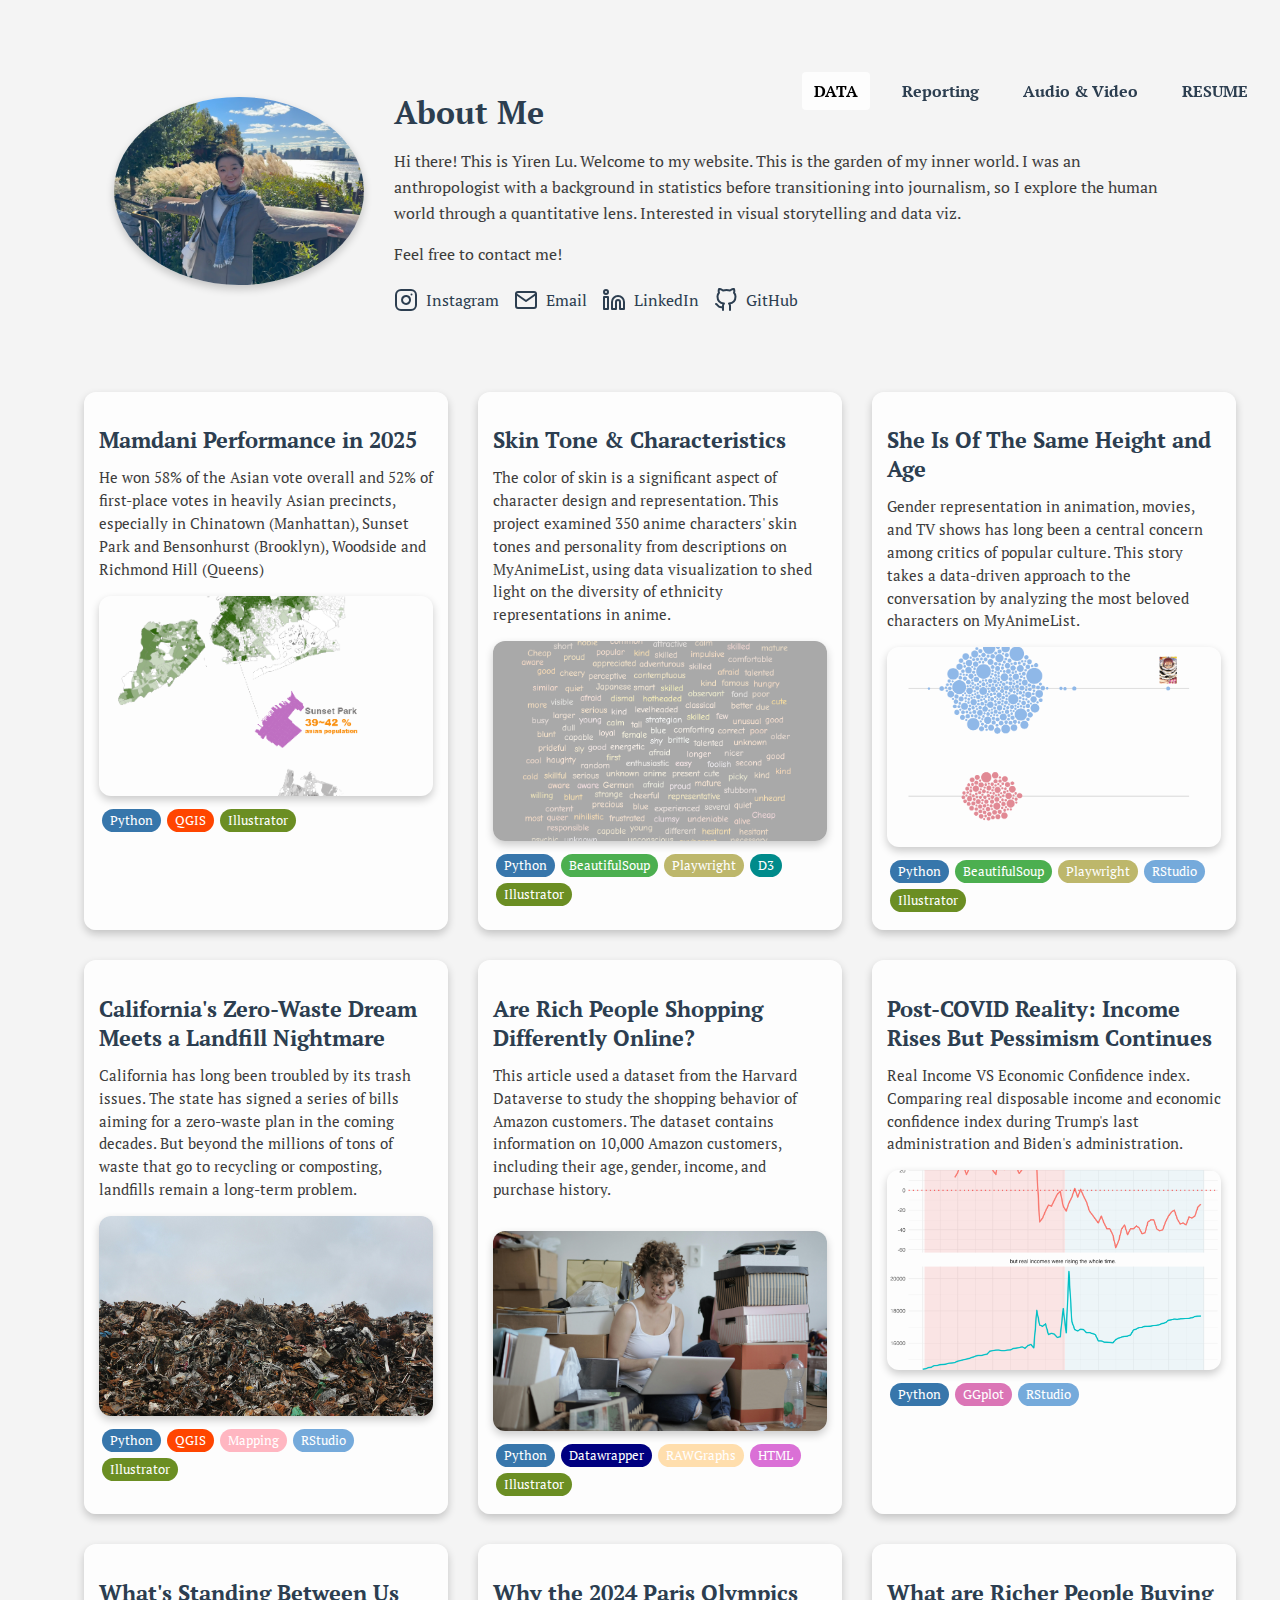
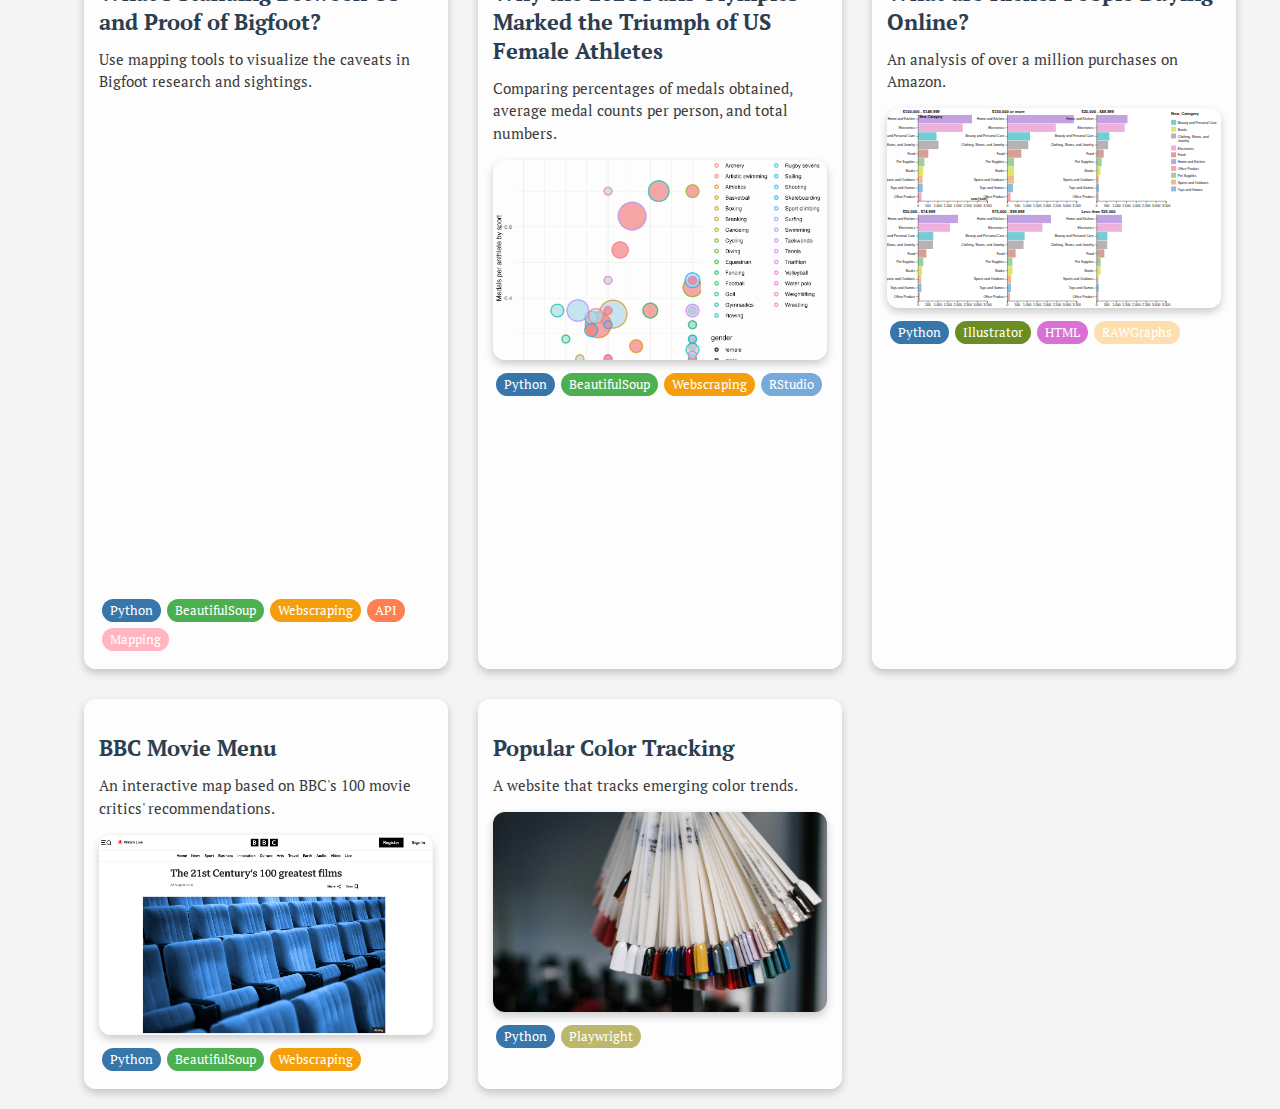
<file: index.html>
<!DOCTYPE html>
<html lang="en">
<head>
    <meta charset="UTF-8">
    <meta name="viewport" content="width=device-width, initial-scale=1.0">
    <title>Yiren Lu - Portfolio</title>
    <link href="https://fonts.googleapis.com/css2?family=PT+Serif:wght@400;600&display=swap" rel="stylesheet">
    <style>
/* New header styles */
        .name-header {
            position: fixed;
            top: 0;
            left: 0;
            width: 100%;
            background-color: none;
            padding: 15px 0;
            text-align: center;
            z-index: 999;
        }
        
        .name-header h1 {
            margin: 0;
            font-size: 3rem;
            color: #2c3e50;
            font-weight: 600;
            letter-spacing: 2px;
        }
        
        /* Adjust topNav position to account for new header */
        #topNav {
            position: fixed;
            top: 60px; /* Increased to account for name header */
            right: 0;
            padding: 20px;
            z-index: 1000;
        }
        
        .main-nav ul {
            list-style: none;
            margin: 0;
            padding: 0;
            display: flex;
            gap: 20px;
        }
        
        .main-nav li {
            margin: 0;
        }
        
        .main-nav a {
            text-decoration: none;
            color: #2c3e50;
            font-weight: 600;
            padding: 8px 12px;
            border-radius: 4px;
            transition: background-color 0.3s ease, color 0.3s ease;
        }
        
        .main-nav a:hover {
            background-color: #2c3e50;
            color: white;
        }
        
        /* Adjust container to account for fixed nav and header */
        .container {
            margin-top: 140px; /* Increased to account for both header and nav */
        }

        
        .active-link a {
            background-color: rgba(255, 255, 255, 0.8);
            color: black;
        }
        

        /* Keep all your existing styles below exactly as they are */
        body {
            font-family: 'PT Serif', serif;
            margin: 0;
            padding: 0;
            background-color: #f4f4f4;
        }

        /* Profile Section Styles */
        .container {
            width: 90%;
            max-width: 1200px;
            margin: 0 auto;
            padding: 20px;
        }

        body {
            font-family: 'PT Serif', serif;
            margin: 0;
            padding: 0;
            background-color: #f4f4f4;
        }

        .profile {
            display: flex;
            align-items: center;
            background-color: none;
            padding: 50px;
            border-radius: 12px;
            margin-bottom: 30px;
        }

        .profile-image {
            max-width: 250px;
            border-radius: 50%;
            margin-right: 30px;
            box-shadow: 0 4px 8px rgba(0, 0, 0, 0.2);
        }

        .profile-content h1 {
            color: #2c3e50;
            margin-bottom: 15px;
            font-weight: 800;
        }

        .profile-content p {
            color: #3d3d3d;
            line-height: 1.6;
            margin-bottom: 15px;
        }

        /* Social Links Styles */
        .social-links {
            display: flex;
            gap: 15px;
            margin-top: 20px;
        }

        .social-links a {
            display: flex;
            align-items: center;
            text-decoration: none;
            color: #2c3e50;
            transition: transform 0.3s ease;
        }

        .social-links a:hover {
            transform: scale(1.1);
        }

        .social-links svg {
            margin-right: 8px;
        }

        /* Project Grid Styles */
        .leftcolumn {
            display: grid;
            grid-template-columns: repeat(3, minmax(0, 1fr));
            gap: 30px;
            width: 100%;
            padding: 0 20px;
        }

        .card {
            background-color: rgba(255, 255, 255, 0.8);
            padding: 15px;
            border-radius: 12px;
            box-shadow: 0 4px 8px rgba(0, 0, 0, 0.2);
            transition: transform 0.3s ease;
        }

        .card:hover {
            transform: scale(1.03);
        }

        .card h2 {
            color: #2c3e50;
            margin-bottom: 12px;
            font-weight: 600;
            font-size: 1.4rem;
            position: relative;
            display: inline-block;
            transition: transform 0.2s ease;
        }

        .card h2 a {
            text-decoration: none;
            color: #2c3e50;
        }

        .card h2:after {
            content: '';
            position: absolute;
            width: 0;
            height: 2px;
            bottom: -4px;
            left: 0;
            background-color: #3498db;
            transition: width 0.3s ease;
        }

        .card h2:hover:after {
            width: 100%;
        }

        .card p {
            color: #3d3d3d;
            line-height: 1.5;
            margin: 0;
            padding-bottom: 1em;
            font-size: 0.95rem;
        }

        .image-container {
            width: 100%;
            height: 200px;
            object-fit: cover;
            border-radius: 12px;
            transition: transform 0.3s ease, box-shadow 0.3s ease;
            box-shadow: 0 4px 8px rgba(0, 0, 0, 0.2);
            display: block;
        }

        .image-container:hover {
            transform: scale(1.05);
            box-shadow: 0 4px 8px rgba(0, 0, 0, 0.3);
        }

        .project-tags {
            display: flex;
            flex-wrap: wrap;
            margin-top: 10px;
        }

        .tag {
            display: inline-block;
            font-size: 0.8rem;
            font-weight: 500;
            padding: 3px 8px;
            border-radius: 999px;
            margin: 3px;
            text-transform: capitalize;
            white-space: nowrap;
            color: white;
        }

        .tag[data-skill="Python"] { background-color: #3776AB; }
        .tag[data-skill="RStudio"] { background-color: #75AADB; }
        .tag[data-skill="GGplot"] { background-color: #db75b6; }
        .tag[data-skill="Webscraping"] { background-color: #F59E0B; }
        .tag[data-skill="BeautifulSoup"] { background-color: #4CAF50; }
        .tag[data-skill="Playwright"] { background-color: darkkhaki; }
        .tag[data-skill="API"] { background-color: coral; }
        .tag[data-skill="Mapping"] { background-color: lightpink; }
        .tag[data-skill="HTML"] { background-color: orchid; }
        .tag[data-skill="RAWGraphs"] { background-color: navajowhite; }
        .tag[data-skill="DataWrapper"] { background-color: navy; }
        .tag[data-skill="Illustrator"] { background-color: olivedrab; }
        .tag[data-skill="QGIS"] { background-color: orangered; }
        .tag[data-skill="D3"] { background-color: darkcyan; }

        /* Responsive Breakpoints */
        @media screen and (max-width: 1200px) {
            .leftcolumn {
                grid-template-columns: 1fr 1fr;
            }
            .profile {
                flex-direction: column;
                text-align: center;
            }
            .profile-image {
                margin-right: 0;
                margin-bottom: 20px;
            }
        }

        @media screen and (max-width: 800px) {
            .leftcolumn {
                grid-template-columns: 1fr;
                padding: 0 15px;
            }
        }
    </style>
</head>
<body>

    <div id="topNav" data-content-field="navigation">
        <nav class="main-nav">
            <ul>
                <li class="page-collection active-link">
                    <a href="https://yiren54610.github.io/MVP/">DATA</a>
                </li>
                <li class="page-collection">
                    <a href="reporting.html">Reporting</a>
                </li>
                <li class="page-collection">  
                    <a href="media.html">Audio & Video</a>
                </li>
                <li class="page-collection">            
                    <a href="Data-Lu,Yiren.pdf" download>RESUME</a>
                </li>
            </ul>
        </nav>
    </div>


    <div class="container">
        <section class="profile">
            <img src="pictures/Profile.jpg" alt="Yiren Lu - Profile Picture" class="profile-image" loading="lazy">
            <div class="profile-content">
                <h1>About Me</h1>
                <p>Hi there! This is Yiren Lu. Welcome to my website. This is the garden of my inner world. I was an anthropologist with a background in statistics before transitioning into journalism, so I explore the human world through a quantitative lens. Interested in visual storytelling and data viz.</p>
                <p>Feel free to contact me!</p>
                <div class="social-links">
                    <a href="https://www.instagram.com/lindadada666/" target="_blank" rel="noopener noreferrer">
                        <svg xmlns="http://www.w3.org/2000/svg" width="24" height="24" viewBox="0 0 24 24" fill="none" stroke="currentColor" stroke-width="2" stroke-linecap="round" stroke-linejoin="round">
                            <rect x="2" y="2" width="20" height="20" rx="5" ry="5"></rect>
                            <path d="M16 11.37A4 4 0 1 1 12.63 8 4 4 0 0 1 16 11.37z"></path>
                            <line x1="17.5" y1="6.5" x2="17.51" y2="6.5"></line>
                        </svg>
                        Instagram
                    </a>
                    <a href="mailto:yl5732@columbia.edu">
                        <svg xmlns="http://www.w3.org/2000/svg" width="24" height="24" viewBox="0 0 24 24" fill="none" stroke="currentColor" stroke-width="2" stroke-linecap="round" stroke-linejoin="round">
                            <path d="M4 4h16c1.1 0 2 .9 2 2v12c0 1.1-.9 2-2 2H4c-1.1 0-2-.9-2-2V6c0-1.1.9-2 2-2z"></path>
                            <polyline points="22,6 12,13 2,6"></polyline>
                        </svg>
                        Email
                    </a>
                    <a href="https://www.linkedin.com/in/yiren-lu-777295237/" target="_blank" rel="noopener noreferrer">
                        <svg xmlns="http://www.w3.org/2000/svg" width="24" height="24" viewBox="0 0 24 24" fill="none" stroke="currentColor" stroke-width="2" stroke-linecap="round" stroke-linejoin="round">
                            <path d="M16 8a6 6 0 0 1 6 6v7h-4v-7a2 2 0 0 0-2-2 2 2 0 0 0-2 2v7h-4v-7a6 6 0 0 1 6-6z"></path>
                            <rect x="2" y="9" width="4" height="12"></rect>
                            <circle cx="4" cy="4" r="2"></circle>
                        </svg>
                        LinkedIn
                    </a>
                    <a href="https://github.com/yiren54610" target="_blank" rel="noopener noreferrer">
                        <svg xmlns="http://www.w3.org/2000/svg" width="24" height="24" viewBox="0 0 24 24" fill="none" stroke="currentColor" stroke-width="2" stroke-linecap="round" stroke-linejoin="round">
                            <path d="M9 19c-5 1.5-5-2.5-7-3m14 6v-3.87a3.37 3.37 0 0 0-.94-2.61c3.14-.35 6.44-1.54 6.44-7A5.44 5.44 0 0 0 20 4.77 5.07 5.07 0 0 0 19.91 1S18.73.65 16 2.48a13.38 13.38 0 0 0-7 0C6.27.65 5.09 1 5.09 1A5.07 5.07 0 0 0 5 4.77a5.44 5.44 0 0 0-1.5 3.78c0 5.42 3.3 6.61 6.44 7A3.37 3.37 0 0 0 9 18.13V22"></path>
                        </svg>
                        GitHub
                    </a>
                </div>
            </div>
        </section>

        <div class="leftcolumn">
                <div class="card">
                <h2><a href="https://yiren54610.github.io/Mayor_nyc/" target="_blank" rel="noopener noreferrer">Mamdani Performance in 2025</a></h2>
                <p>
                    He won 58% of the Asian vote overall and 52% of first-place votes in heavily Asian precincts, especially in Chinatown (Manhattan), Sunset Park and Bensonhurst (Brooklyn), Woodside and Richmond Hill (Queens)
                </p>
                <img src="pictures/asian_map_.png" alt="Beeswarm Charts of Height Distribution" class="image-container" loading="lazy">
                <div class="project-tags">
                    <span class="tag" data-skill="Python">Python</span>
                    <span class="tag" data-skill="QGIS">QGIS</span>
                    <span class="tag" data-skill="Illustrator">Illustrator</span>
                </div>
            </div>

            <div class="card">
                <h2><a href="https://yiren54610.github.io/Anime_Skins/" target="_blank" rel="noopener noreferrer">Skin Tone & Characteristics</a></h2>
                <p>
                    The color of skin is a significant aspect of character design and representation. This project examined 350 anime characters' skin tones and personality from descriptions on MyAnimeList, using data visualization to shed light on the diversity of ethnicity representations in anime.
    
                </p>
                <img src="pictures/words_cloud.jpg" alt="Beeswarm Charts of Height Distribution" class="image-container" loading="lazy">
                <div class="project-tags">
                    <span class="tag" data-skill="Python">Python</span>
                    <span class="tag" data-skill="BeautifulSoup">BeautifulSoup</span>
                    <span class="tag" data-skill="Playwright">Playwright</span>
                    <span class="tag" data-skill="D3">D3</span>
                    <span class="tag" data-skill="Illustrator">Illustrator</span>
                </div>
            </div>
            <div class="card">
                <h2><a href="https://yiren54610.github.io/project_5/" target="_blank" rel="noopener noreferrer">She Is Of The Same Height and Age</a></h2>
                <p>Gender representation in animation, movies, and TV shows has long been a central concern among critics of popular culture. This story takes a data-driven approach to the conversation by analyzing the most beloved characters on MyAnimeList.</p>
                <img src="pictures/beeswarm-laptop.png" alt="Beeswarm Charts of Height Distribution" class="image-container" loading="lazy">
                <div class="project-tags">
                    <span class="tag" data-skill="Python">Python</span>
                    <span class="tag" data-skill="BeautifulSoup">BeautifulSoup</span>
                    <span class="tag" data-skill="Playwright">Playwright</span>
                    <span class="tag" data-skill="RStudio">RStudio</span>
                    <span class="tag" data-skill="Illustrator">Illustrator</span>
                </div>
            </div>

            <div class="card">
                <h2><a href="https://yiren54610.github.io/trash_story/" target="_blank" rel="noopener noreferrer">California's Zero-Waste Dream Meets a Landfill Nightmare</a></h2>
                <p>California has long been troubled by its trash issues. The state has signed a series of bills aiming for a zero-waste plan in the coming decades. But beyond the millions of tons of waste that go to recycling or composting, landfills remain a long-term problem.</p>
                <img src="pictures/header_landfills.jpg" alt="California Landfills Visualization" class="image-container" loading="lazy">
                <div class="project-tags">
                    <span class="tag" data-skill="Python">Python</span>
                    <span class="tag" data-skill="QGIS">QGIS</span>
                    <span class="tag" data-skill="Mapping">Mapping</span>
                    <span class="tag" data-skill="RStudio">RStudio</span>
                    <span class="tag" data-skill="Illustrator">Illustrator</span>
                </div>
            </div>

            <div class="card">
                <h2><a href="https://yiren54610.github.io/Amazon/" target="_blank" rel="noopener noreferrer">Are Rich People Shopping Differently Online?</a></h2>
                <p> This article used a dataset from the Harvard Dataverse to study the shopping behavior of Amazon customers. The dataset contains information on 10,000 Amazon customers, including their age, gender, income, and purchase history.</p>
                </p>
                <img src="pictures/amazon_header.jpg" alt="Amazon Shopping Patterns" class="image-container" loading="lazy">
                <div class="project-tags">
                    <span class="tag" data-skill="Python">Python</span>
                    <span class="tag" data-skill="DataWrapper">Datawrapper</span>
                    <span class="tag" data-skill="RAWGraphs">RAWGraphs</span>
                    <span class="tag" data-skill="HTML">HTML</span>
                    <span class="tag" data-skill="Illustrator">Illustrator</span>
                </div>
            </div>

            <div class="card">
                <h2><a href="https://yiren54610.github.io/ECI-and-DPI/" target="_blank" rel="noopener noreferrer">Post-COVID Reality: Income Rises But Pessimism Continues</a></h2>
                <p>Real Income VS Economic Confidence index. Comparing real disposable income and economic confidence index during Trump's last administration and Biden's administration.</p>
                <img src="pictures/In_one_chart.png" alt="Income and Economic Confidence Chart" class="image-container" loading="lazy">
                <div class="project-tags">
                    <span class="tag" data-skill="Python">Python</span>
                    <span class="tag" data-skill="GGplot">GGplot</span>
                    <span class="tag" data-skill="RStudio">RStudio</span>
                </div>
            </div>

            <div class="card">
                <h2><a href="https://yiren54610.github.io/Bigfoot/" target="_blank" rel="noopener noreferrer">What's Standing Between Us and Proof of Bigfoot?</a></h2>
                <p>Use mapping tools to visualize the caveats in Bigfoot research and sightings.</p>
                <iframe title="" aria-label="Locator map" id="datawrapper-chart-v4pIZ" src="https://datawrapper.dwcdn.net/v4pIZ/1/" scrolling="no" frameborder="0" style="width: 0; min-width: 100% !important; border: none;" height="473" data-external="1"></iframe><script type="text/javascript">!function(){"use strict";window.addEventListener("message",(function(a){if(void 0!==a.data["datawrapper-height"]){var e=document.querySelectorAll("iframe");for(var t in a.data["datawrapper-height"])for(var r,i=0;r=e[i];i++)if(r.contentWindow===a.source){var d=a.data["datawrapper-height"][t]+"px";r.style.height=d}}}))}();
                </script>
                <div class="project-tags">
                    <span class="tag" data-skill="Python">Python</span>
                    <span class="tag" data-skill="BeautifulSoup">BeautifulSoup</span>
                    <span class="tag" data-skill="Webscraping">Webscraping</span>
                    <span class="tag" data-skill="API">API</span>
                    <span class="tag" data-skill="Mapping">Mapping</span>
                </div>
            </div>

            <div class="card">
                <h2><a href="https://yiren54610.github.io/olympic_us/" target="_blank" rel="noopener noreferrer">Why the 2024 Paris Olympics Marked the Triumph of US Female Athletes</a></h2>
                <p>Comparing percentages of medals obtained, average medal counts per person, and total numbers.</p>
                <img src="pictures/team.png" alt="Olympics Medal Scatter Plots" class="image-container" loading="lazy">
                <div class="project-tags">
                    <span class="tag" data-skill="Python">Python</span>
                    <span class="tag" data-skill="BeautifulSoup">BeautifulSoup</span>
                    <span class="tag" data-skill="Webscraping">Webscraping</span>
                    <span class="tag" data-skill="RStudio">RStudio</span>
                </div>
            </div>

            <div class="card">
                <h2><a href="https://yiren54610.github.io/Amazon/" target="_blank" rel="noopener noreferrer">What are Richer People Buying Online?</a></h2>
                <p>An analysis of over a million purchases on Amazon.</p>
                <img src="pictures/bar_chart.svg" alt="Amazon Purchases Expenditure Chart" class="image-container" loading="lazy">
                <div class="project-tags">
                    <span class="tag" data-skill="Python">Python</span>
                    <span class="tag" data-skill="Illustrator">Illustrator</span>
                    <span class="tag" data-skill="HTML">HTML</span>
                    <span class="tag" data-skill="RAWGraphs">RAWGraphs</span>
                </div>
            </div>

            <div class="card">
                <h2><a href="https://yiren54610.github.io/Map_Final/" target="_blank" rel="noopener noreferrer">BBC Movie Menu</a></h2>
                <p>An interactive map based on BBC's 100 movie critics' recommendations.</p>
                <img src="pictures/BBC_Movies.jpg" alt="BBC Movies Interactive Map" class="image-container" loading="lazy">
                <div class="project-tags">
                    <span class="tag" data-skill="Python">Python</span>
                    <span class="tag" data-skill="BeautifulSoup">BeautifulSoup</span>
                    <span class="tag" data-skill="Webscraping">Webscraping</span>
                </div>
            </div>

            <div class="card">
                <h2><a href="https://yiren54610.github.io/Foundation_final/" target="_blank" rel="noopener noreferrer">Popular Color Tracking</a></h2>
                <p>A website that tracks emerging color trends.</p>
                <img src="pictures/colors.jpg" alt="Color Trends Visualization" class="image-container" loading="lazy">
                <div class="project-tags">
                    <span class="tag" data-skill="Python">Python</span>
                    <span class="tag" data-skill="Playwright">Playwright</span>
                </div>
            </div>
        </div>
    </div>
</body>
</html>
</file>
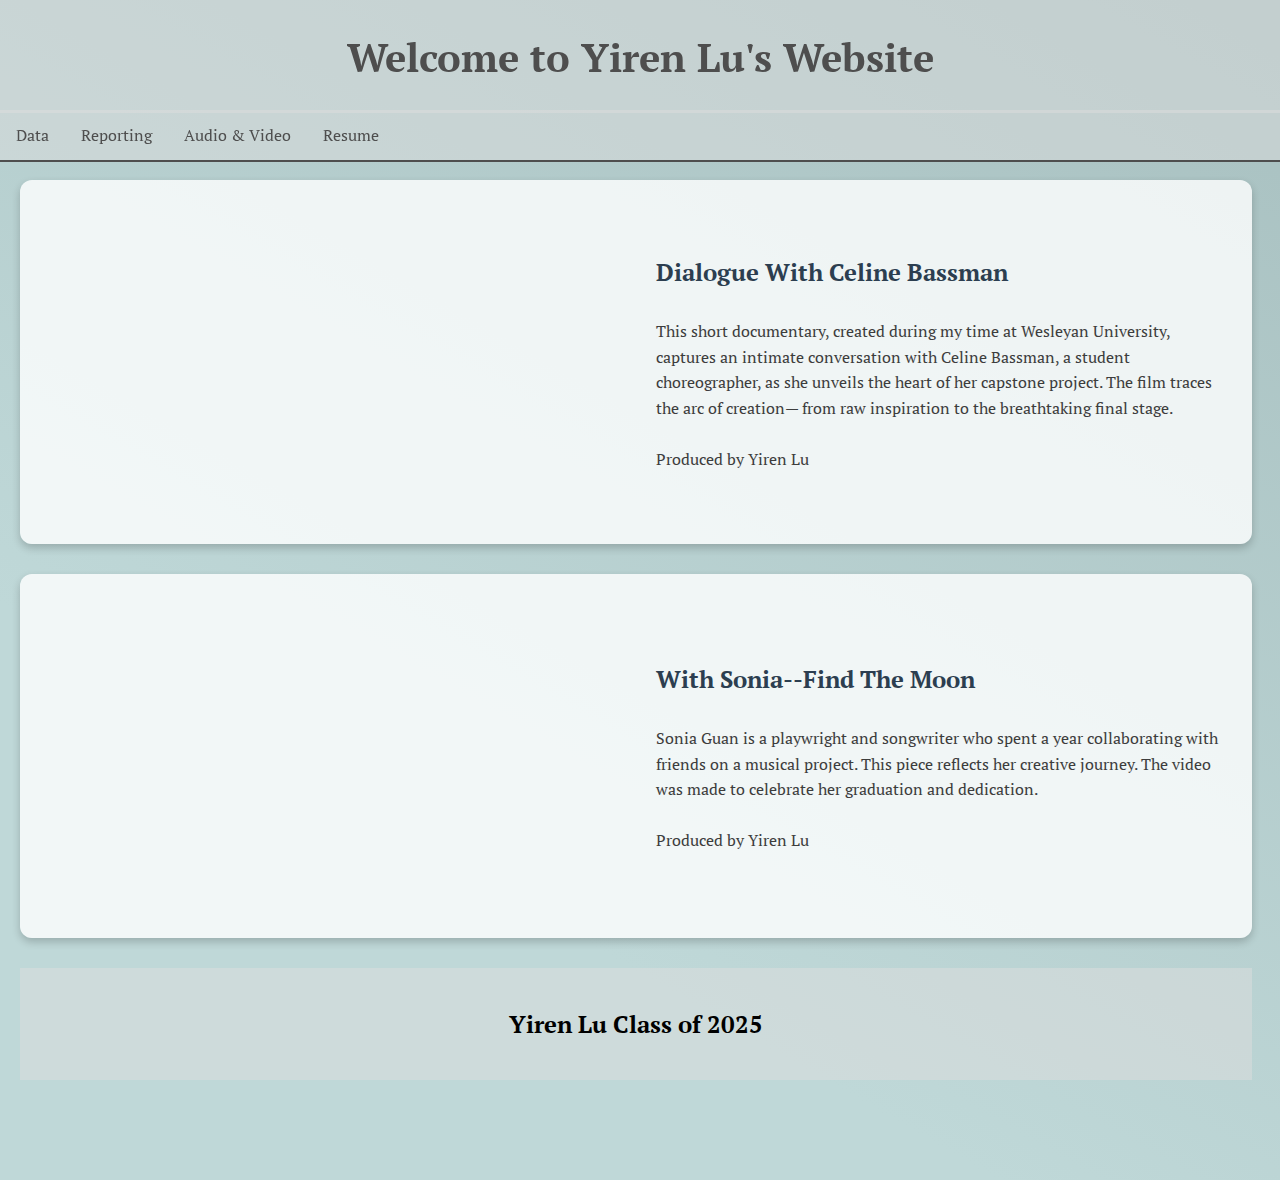
<file: Audio_video.html>
<!DOCTYPE html>
<html lang="en">

<head>
    <link rel="preconnect" href="https://fonts.googleapis.com">
    <link rel="preconnect" href="https://fonts.gstatic.com" crossorigin>
    <link href="https://fonts.googleapis.com/css2?family=PT+Serif:ital,wght@0,400;0,700;1,400;1,700&family=Sigmar&display=swap" rel="stylesheet">

    <meta charset="UTF-8">
    <meta name="viewport" content="width=device-width, initial-scale=1">
    <title>Reporting - Yiren Lu's Website</title>
    <style>
        .sigmar-regular {
            font-family: "Sigmar", sans-serif;
            font-weight: 400;
            font-style: normal;
        }

        .pt-serif-regular {
            font-family: "PT Serif", serif;
            font-weight: 400;
            font-style: normal;
        }

        .pt-serif-bold {
            font-family: "PT Serif", serif;
            font-weight: 700;
            font-style: normal;
        }

        .pt-serif-regular-italic {
            font-family: "PT Serif", serif;
            font-weight: 400;
            font-style: italic;
        }

        .pt-serif-bold-italic {
            font-family: "PT Serif", serif;
            font-weight: 700;
            font-style: italic;
        }

        /* General Styles */
        * {
            box-sizing: border-box;
        }

        body {
            font-family: "PT Serif", serif;
            padding: 0;
            background: linear-gradient(30deg, #bfd8d8 30%, #a8c0c0 100%);
            margin-top: 60px;
            margin-left: 0;
        }

        /* Header */
        .header {
            padding: 30px;
            text-align: center;
            position: fixed;
            top: 0;
            width: 100%;
            z-index: 1;
            height: auto;
            background-color: rgba(221, 221, 221, 0.5);
            border-bottom: 0;
        }

        .header h1 {
            font-size: 40px;
            color: #4e4e4e;
            font-family: 'PT Serif', sans-serif;
            margin: 0;
        }

        /* Navigation */
        .topnav {
            display: flex;
            overflow: hidden;
            z-index: 2;
            position: fixed;
            top: 110px;
            width: 100%;
            font-family: 'PT Serif', sans-serif;
            background-color: rgba(221, 221, 221, 0.5);
            border-bottom: 2px solid #4e4e4e;
        }

        .topnav a {
            float: left;
            display: block;
            color: #4e4e4e;
            text-align: center;
            padding: 14px 16px;
            text-decoration: none;
            position: relative;
        }

        .topnav a:hover {
            background-color: #f5f5f5;
            color: #3498db;
        }

        .topnav a::after {
            content: '';
            position: absolute;
            left: 0;
            bottom: -2px;
            width: 100%;
            height: 2px;
            background-color: #3498db;
            transform: scaleX(0);
            transition: transform 0.3s ease;
        }

        .topnav a:hover::after {
            transform: scaleX(1);
        }

        /* Main Content */
        .main-content {
            padding: 20px;
            margin-top: 160px; /* Adjust based on header and nav height */
            margin-bottom: 80px; /* Space for footer */
        }

        /* Video Card */
        .video-card {
            display: flex;
            background-color: rgba(255, 255, 255, 0.8);
            border-radius: 12px;
            box-shadow: 0 4px 8px rgba(0, 0, 0, 0.2);
            margin-bottom: 30px;
            overflow: hidden;
            transition: all 0.3s ease;
        }

        .video-card:hover {
            box-shadow: 0 8px 24px rgba(0, 0, 0, 0.12);
            transform: translateY(-5px);
        }

        .video-column {
            flex: 1;
            padding: 20px;
        }

        .text-column {
            flex: 1;
            padding: 20px;
            display: flex;
            flex-direction: column;
            justify-content: center;
        }

        .video-container {
            position: relative;
            padding-bottom: 56.25%; /* 16:9 aspect ratio */
            height: 0;
            overflow: hidden;
            border-radius: 8px;
        }

        .video-container iframe {
            position: absolute;
            top: 0;
            left: 0;
            width: 100%;
            height: 100%;
            border: none;
        }

        .card-title {
            color: #2c3e50;
            margin-bottom: 15px;
            font-weight: 600;
            font-size: 24px;
            font-family: 'PT Serif', sans-serif;
        }

        .card-description {
            color: #3d3d3d;
            line-height: 1.6;
            margin-bottom: 15px;
        }

        /* Footer */
        .footer {
            padding: 20px;
            text-align: center;
            background-color: rgba(221, 221, 221, 0.5);
            width: 100%;
            z-index: 10;
        }

        /* Responsive Design */
        @media screen and (max-width: 768px) {
            .video-card {
                flex-direction: column;
            }
            
            .video-column, .text-column {
                flex: none;
                width: 100%;
            }
            
            .main-content {
                margin-top: 140px; /* Adjust for smaller screens */
            }
        }
    </style>
</head>

<body>
    <header class="header">
        <h1>Welcome to Yiren Lu's Website</h1>
    </header>

    <nav class="topnav">
        <a href="index.html">Data</a>
        <a href="reporting.html">Reporting</a>
        <a href="Audio_video.html">Audio & Video</a>
        <a href="Yiren_Lu_Resume.pdf" style="float:right">Resume</a>
    </nav>

    <div class="main-content">
        <!-- Video Card 1 -->
        <div class="video-card">
            <div class="video-column">
                <div class="video-container">
                    <!-- Replace with your video iframe -->
                    <iframe width="560" height="315" src="https://www.youtube.com/embed/7dTj7JGZc34?si=XUGtIQE9vzDz9efg" title="YouTube video player" frameborder="0" allow="accelerometer; autoplay; clipboard-write; encrypted-media; gyroscope; picture-in-picture; web-share" referrerpolicy="strict-origin-when-cross-origin" allowfullscreen></iframe>
                </div>
            </div>
            <div class="text-column">
                <h2 class="card-title">Dialogue With Celine Bassman</h2>
                <p class="card-description">
                    This short documentary, created during my time at Wesleyan University, 
                    captures an intimate conversation with Celine Bassman, a student choreographer, 
                    as she unveils the heart of her capstone project. The film traces the arc of creation— 
                    from raw inspiration to the breathtaking final stage.
                    <br>
                    <br>
                    Produced by Yiren Lu
                </p>
            </div>
        </div>


        <!-- Video Card 2 -->
        <div class="video-card">
            <div class="video-column">
                <div class="video-container">
                    <!-- Replace with your video iframe -->
                    <iframe width="560" height="315" src="https://www.youtube.com/embed/X4WPG-1wN2c?si=-BGvvIcBhm8UC3FG" title="YouTube video player" frameborder="0" allow="accelerometer; autoplay; clipboard-write; encrypted-media; gyroscope; picture-in-picture; web-share" referrerpolicy="strict-origin-when-cross-origin" allowfullscreen></iframe>
                </div>
            </div>
            <div class="text-column">
                <h2 class="card-title">With Sonia--Find The Moon</h2>
                <p class="card-description">
                    Sonia Guan is a playwright and songwriter who spent a year collaborating with friends on a musical project. 
                    This piece reflects her creative journey. 
                    The video was made to celebrate her graduation and dedication.
                    <br>
                    <br>
                    Produced by Yiren Lu
                </p>
        </div>

        <!-- Add more video cards as needed -->
    </div>

    <footer class="footer">
        <h2>Yiren Lu Class of 2025</h2>
    </footer>

    <script>
        // Sticky Header
        window.onscroll = function() {
            var header = document.querySelector('.header');
            var sticky = header.offsetTop;

            if (window.pageYOffset > sticky) {
                header.classList.add('sticky');
            } else {
                header.classList.remove('sticky');
            }
        };

        // Sticky Footer
        window.onscroll = function() {
            var footer = document.querySelector('.footer');
            var docHeight = document.body.scrollHeight;
            var winHeight = window.innerHeight;
            var scrollPos = window.pageYOffset || document.documentElement.scrollTop;

            if (docHeight - (scrollPos + winHeight) < 50) {
                footer.classList.add('sticky');
            } else {
                footer.classList.remove('sticky');
            }
        };

        window.onload = function() {
            var footer = document.querySelector('.footer');
            var docHeight = document.body.scrollHeight;
            var winHeight = window.innerHeight;

            if (docHeight <= winHeight) {
                footer.classList.add('sticky');
            }
        };
    </script>
</body>
</html>
</file>
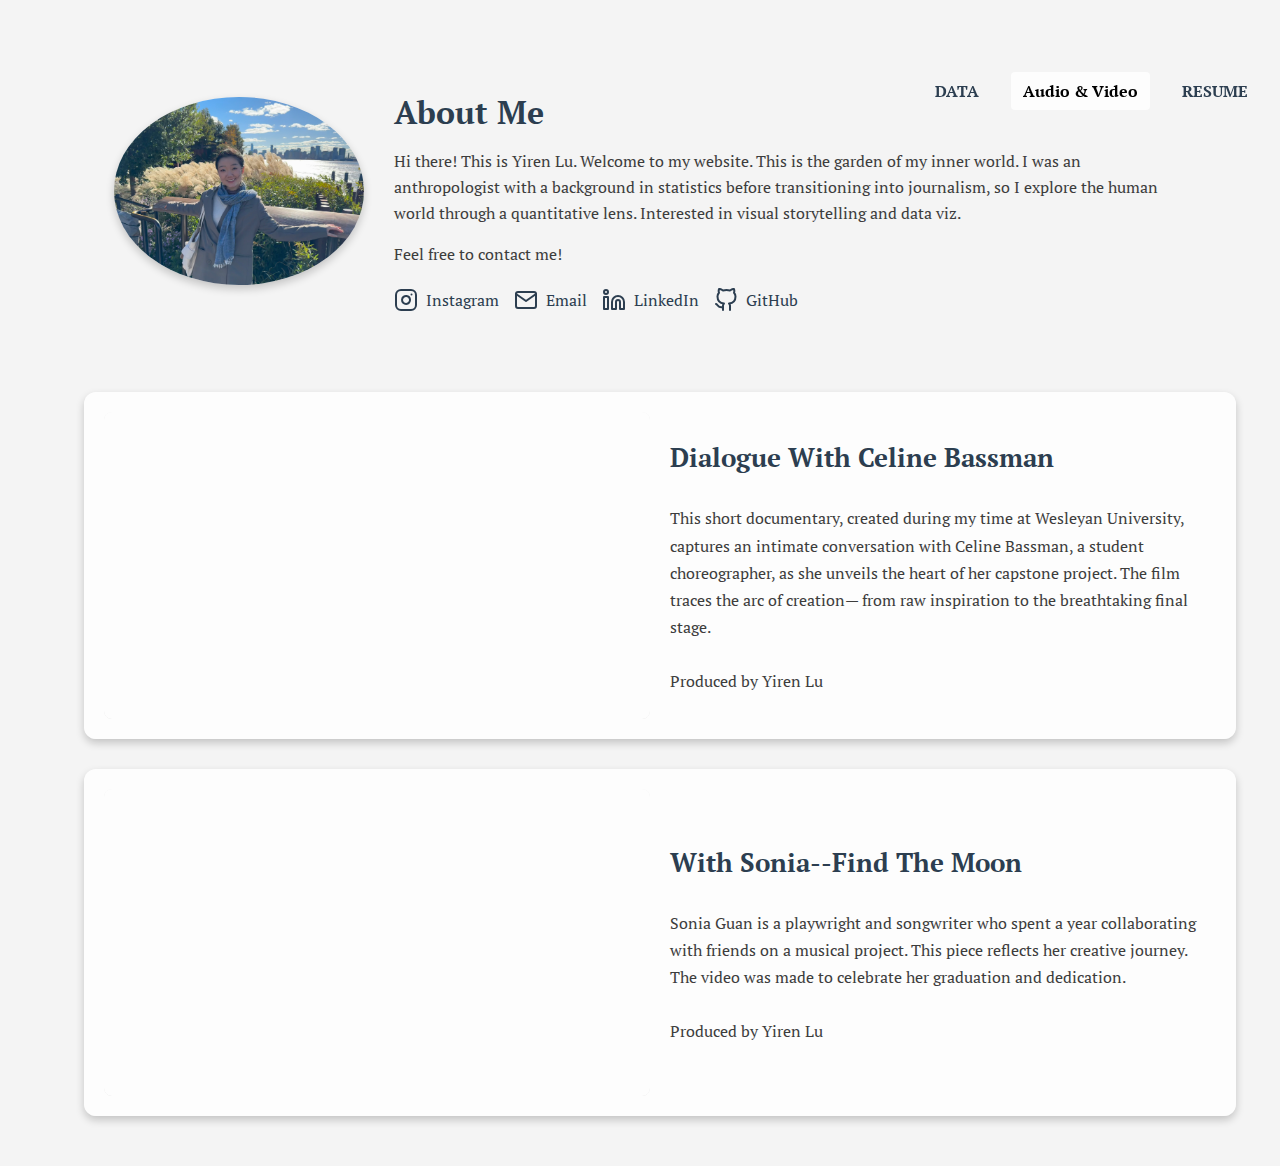
<file: media.html>
<!DOCTYPE html>
<html lang="en">
<head>
    <meta charset="UTF-8">
    <meta name="viewport" content="width=device-width, initial-scale=1.0">
    <title>Yiren Lu - Portfolio</title>
    <link href="https://fonts.googleapis.com/css2?family=PT+Serif:wght@400;600&display=swap" rel="stylesheet">
    <style>
/* New header styles */
        .name-header {
            position: fixed;
            top: 0;
            left: 0;
            width: 100%;
            background-color: none;
            padding: 15px 0;
            text-align: center;
            z-index: 999;
        }
        
        .name-header h1 {
            margin: 0;
            font-size: 3rem;
            color: #2c3e50;
            font-weight: 600;
            letter-spacing: 2px;
        }
        
        /* Adjust topNav position to account for new header */
        #topNav {
            position: fixed;
            top: 60px; /* Increased to account for name header */
            right: 0;
            padding: 20px;
            z-index: 1000;
        }
        
        .main-nav ul {
            list-style: none;
            margin: 0;
            padding: 0;
            display: flex;
            gap: 20px;
        }
        
        .main-nav li {
            margin: 0;
        }
        
        .main-nav a {
            text-decoration: none;
            color: #2c3e50;
            font-weight: 600;
            padding: 8px 12px;
            border-radius: 4px;
            transition: background-color 0.3s ease, color 0.3s ease;
        }
        
        .main-nav a:hover {
            background-color: #2c3e50;
            color: white;
        }
        
        /* Adjust container to account for fixed nav and header */
        .container {
            margin-top: 140px; /* Increased to account for both header and nav */
        }

        
        .active-link a {
            background-color: rgba(255, 255, 255, 0.8);
            color: black;
        }
        

        /* Keep all your existing styles below exactly as they are */
        body {
            font-family: 'PT Serif', serif;
            margin: 0;
            padding: 0;
            background-color: #f4f4f4;
        }

        /* Profile Section Styles */
        .container {
            width: 90%;
            max-width: 1200px;
            margin: 0 auto;
            padding: 20px;
        }

        body {
            font-family: 'PT Serif', serif;
            margin: 0;
            padding: 0;
            background-color: #f4f4f4;
        }

        .profile {
            display: flex;
            align-items: center;
            background-color: none;
            padding: 50px;
            border-radius: 12px;
            margin-bottom: 30px;
        }

        .profile-image {
            max-width: 250px;
            border-radius: 50%;
            margin-right: 30px;
            box-shadow: 0 4px 8px rgba(0, 0, 0, 0.2);
        }

        .profile-content h1 {
            color: #2c3e50;
            margin-bottom: 15px;
            font-weight: 800;
        }

        .profile-content p {
            color: #3d3d3d;
            line-height: 1.6;
            margin-bottom: 15px;
        }

        /* Social Links Styles */
        .social-links {
            display: flex;
            gap: 15px;
            margin-top: 20px;
        }

        .social-links a {
            display: flex;
            align-items: center;
            text-decoration: none;
            color: #2c3e50;
            transition: transform 0.3s ease;
        }

        .social-links a:hover {
            transform: scale(1.1);
        }

        .social-links svg {
            margin-right: 8px;
        }

        /* Video Cards Styles - New */
        .leftcolumn {
            width: 100%;
            padding: 0 20px;
        }

        .video-card {
            display: flex;
            background-color: rgba(255, 255, 255, 0.8);
            padding: 20px;
            border-radius: 12px;
            box-shadow: 0 4px 8px rgba(0, 0, 0, 0.2);
            margin-bottom: 30px;
            transition: transform 0.3s ease;
        }

        .video-card:hover {
            transform: scale(1.01);
        }

        .video-column {
            flex: 1;
            padding-right: 20px;
        }

        .text-column {
            flex: 1;
            display: flex;
            flex-direction: column;
            justify-content: center;
        }

        .video-container {
            position: relative;
            width: 100%;
            padding-bottom: 56.25%; /* 16:9 Aspect Ratio */
            height: 0;
            overflow: hidden;
            border-radius: 8px;
        }

        .video-container iframe {
            position: absolute;
            top: 0;
            left: 0;
            width: 100%;
            height: 100%;
            border: none;
            border-radius: 8px;
            box-shadow: 0 2px 6px rgba(0, 0, 0, 0.2);
        }

        .card-title {
            color: #2c3e50;
            margin-bottom: 15px;
            font-weight: 600;
            font-size: 1.6rem;
        }

        .card-description {
            color: #3d3d3d;
            line-height: 1.7;
            font-size: 1rem;
        }

        /* Responsive Breakpoints */
        @media screen and (max-width: 1200px) {
            .profile {
                flex-direction: column;
                text-align: center;
            }
            .profile-image {
                margin-right: 0;
                margin-bottom: 20px;
            }
        }

        @media screen and (max-width: 900px) {
            .video-card {
                flex-direction: column;
            }
            .video-column {
                padding-right: 0;
                padding-bottom: 20px;
            }
        }

        @media screen and (max-width: 800px) {
            .leftcolumn {
                padding: 0 15px;
            }
        }
    </style>
</head>
<body>

    <div id="topNav" data-content-field="navigation">
        <nav class="main-nav">
            <ul>
                <li class="page-collection">
                    <a href="https://yiren54610.github.io/MVP/">DATA</a>
                </li>
                <li class="page-collection active-link">  
                    <a href="media.html">Audio & Video</a>
                </li>
                <li class="page-collection">            
                    <a href="Data-Lu,Yiren.pdf" download>RESUME</a>
                </li>
            </ul>
        </nav>
    </div>


    <div class="container">
        <section class="profile">
            <img src="pictures/Profile.jpg" alt="Yiren Lu - Profile Picture" class="profile-image" loading="lazy">
            <div class="profile-content">
                <h1>About Me</h1>
                <p>Hi there! This is Yiren Lu. Welcome to my website. This is the garden of my inner world. I was an anthropologist with a background in statistics before transitioning into journalism, so I explore the human world through a quantitative lens. Interested in visual storytelling and data viz.</p>
                <p>Feel free to contact me!</p>
                <div class="social-links">
                    <a href="https://www.instagram.com/lindadada666/" target="_blank" rel="noopener noreferrer">
                        <svg xmlns="http://www.w3.org/2000/svg" width="24" height="24" viewBox="0 0 24 24" fill="none" stroke="currentColor" stroke-width="2" stroke-linecap="round" stroke-linejoin="round">
                            <rect x="2" y="2" width="20" height="20" rx="5" ry="5"></rect>
                            <path d="M16 11.37A4 4 0 1 1 12.63 8 4 4 0 0 1 16 11.37z"></path>
                            <line x1="17.5" y1="6.5" x2="17.51" y2="6.5"></line>
                        </svg>
                        Instagram
                    </a>
                    <a href="mailto:yl5732@columbia.edu">
                        <svg xmlns="http://www.w3.org/2000/svg" width="24" height="24" viewBox="0 0 24 24" fill="none" stroke="currentColor" stroke-width="2" stroke-linecap="round" stroke-linejoin="round">
                            <path d="M4 4h16c1.1 0 2 .9 2 2v12c0 1.1-.9 2-2 2H4c-1.1 0-2-.9-2-2V6c0-1.1.9-2 2-2z"></path>
                            <polyline points="22,6 12,13 2,6"></polyline>
                        </svg>
                        Email
                    </a>
                    <a href="https://www.linkedin.com/in/yiren-lu-777295237/" target="_blank" rel="noopener noreferrer">
                        <svg xmlns="http://www.w3.org/2000/svg" width="24" height="24" viewBox="0 0 24 24" fill="none" stroke="currentColor" stroke-width="2" stroke-linecap="round" stroke-linejoin="round">
                            <path d="M16 8a6 6 0 0 1 6 6v7h-4v-7a2 2 0 0 0-2-2 2 2 0 0 0-2 2v7h-4v-7a6 6 0 0 1 6-6z"></path>
                            <rect x="2" y="9" width="4" height="12"></rect>
                            <circle cx="4" cy="4" r="2"></circle>
                        </svg>
                        LinkedIn
                    </a>
                    <a href="https://github.com/yiren54610" target="_blank" rel="noopener noreferrer">
                        <svg xmlns="http://www.w3.org/2000/svg" width="24" height="24" viewBox="0 0 24 24" fill="none" stroke="currentColor" stroke-width="2" stroke-linecap="round" stroke-linejoin="round">
                            <path d="M9 19c-5 1.5-5-2.5-7-3m14 6v-3.87a3.37 3.37 0 0 0-.94-2.61c3.14-.35 6.44-1.54 6.44-7A5.44 5.44 0 0 0 20 4.77 5.07 5.07 0 0 0 19.91 1S18.73.65 16 2.48a13.38 13.38 0 0 0-7 0C6.27.65 5.09 1 5.09 1A5.07 5.07 0 0 0 5 4.77a5.44 5.44 0 0 0-1.5 3.78c0 5.42 3.3 6.61 6.44 7A3.37 3.37 0 0 0 9 18.13V22"></path>
                        </svg>
                        GitHub
                    </a>
                </div>
            </div>
        </section>

        <div class="leftcolumn">
            <!-- Video Card 1 -->
            <div class="video-card">
                <div class="video-column">
                    <div class="video-container">
                        <iframe width="560" height="315" src="https://www.youtube.com/embed/7dTj7JGZc34?si=XUGtIQE9vzDz9efg" title="YouTube video player" frameborder="0" allow="accelerometer; autoplay; clipboard-write; encrypted-media; gyroscope; picture-in-picture; web-share" referrerpolicy="strict-origin-when-cross-origin" allowfullscreen></iframe>
                    </div>
                </div>
                <div class="text-column">
                    <h2 class="card-title">Dialogue With Celine Bassman</h2>
                    <p class="card-description">
                        This short documentary, created during my time at Wesleyan University, 
                        captures an intimate conversation with Celine Bassman, a student choreographer, 
                        as she unveils the heart of her capstone project. The film traces the arc of creation—
                        from raw inspiration to the breathtaking final stage.
                        <br><br>
                        Produced by Yiren Lu
                    </p>
                </div>
            </div>
            
            <!-- Video Card 2 -->
            <div class="video-card">
                <div class="video-column">
                    <div class="video-container">
                        <iframe width="560" height="315" src="https://www.youtube.com/embed/X4WPG-1wN2c?si=-BGvvIcBhm8UC3FG" title="YouTube video player" frameborder="0" allow="accelerometer; autoplay; clipboard-write; encrypted-media; gyroscope; picture-in-picture; web-share" referrerpolicy="strict-origin-when-cross-origin" allowfullscreen></iframe>
                    </div>
                </div>
                <div class="text-column">
                    <h2 class="card-title">With Sonia--Find The Moon</h2>
                    <p class="card-description">
                        Sonia Guan is a playwright and songwriter who spent a year collaborating with friends on a musical project.
                        This piece reflects her creative journey.
                        The video was made to celebrate her graduation and dedication.
                        <br><br>
                        Produced by Yiren Lu
                    </p>
                </div>
            </div>
        </div>
    </div>
</body>
</html>
</file>
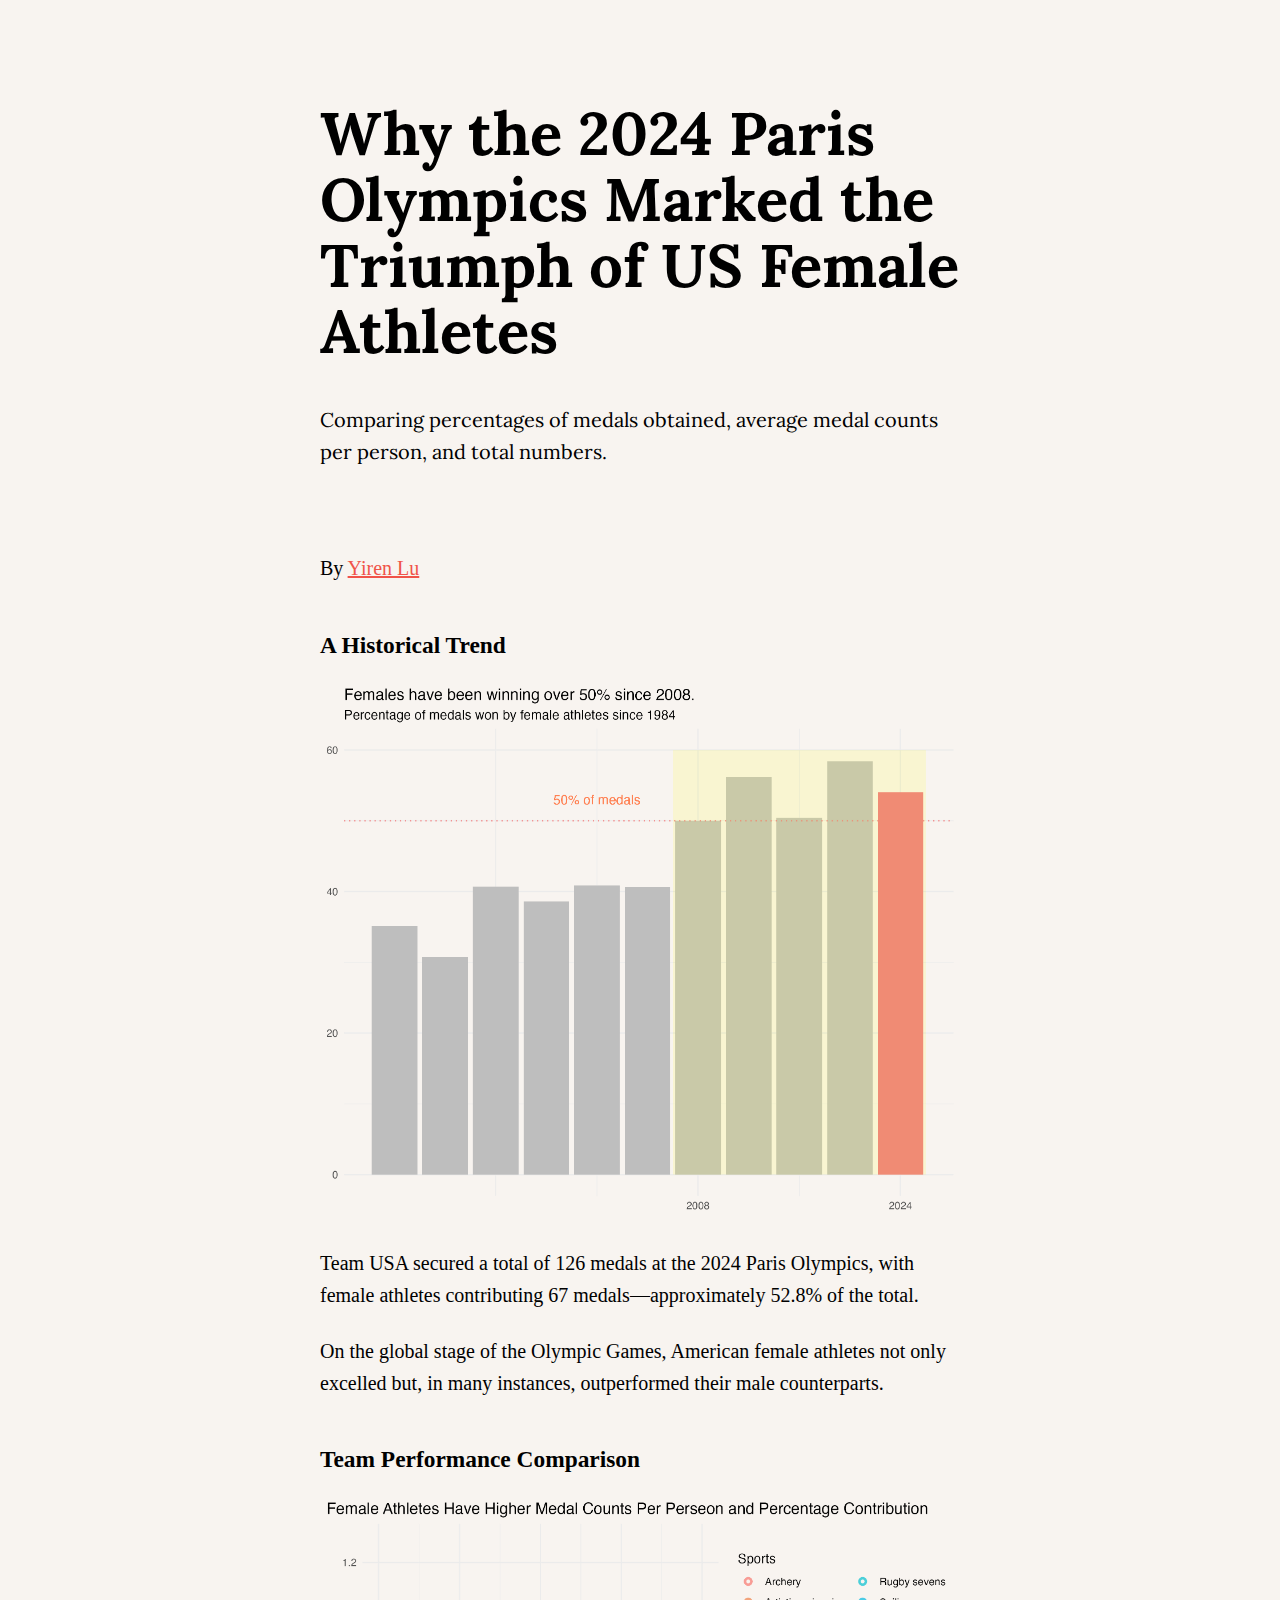
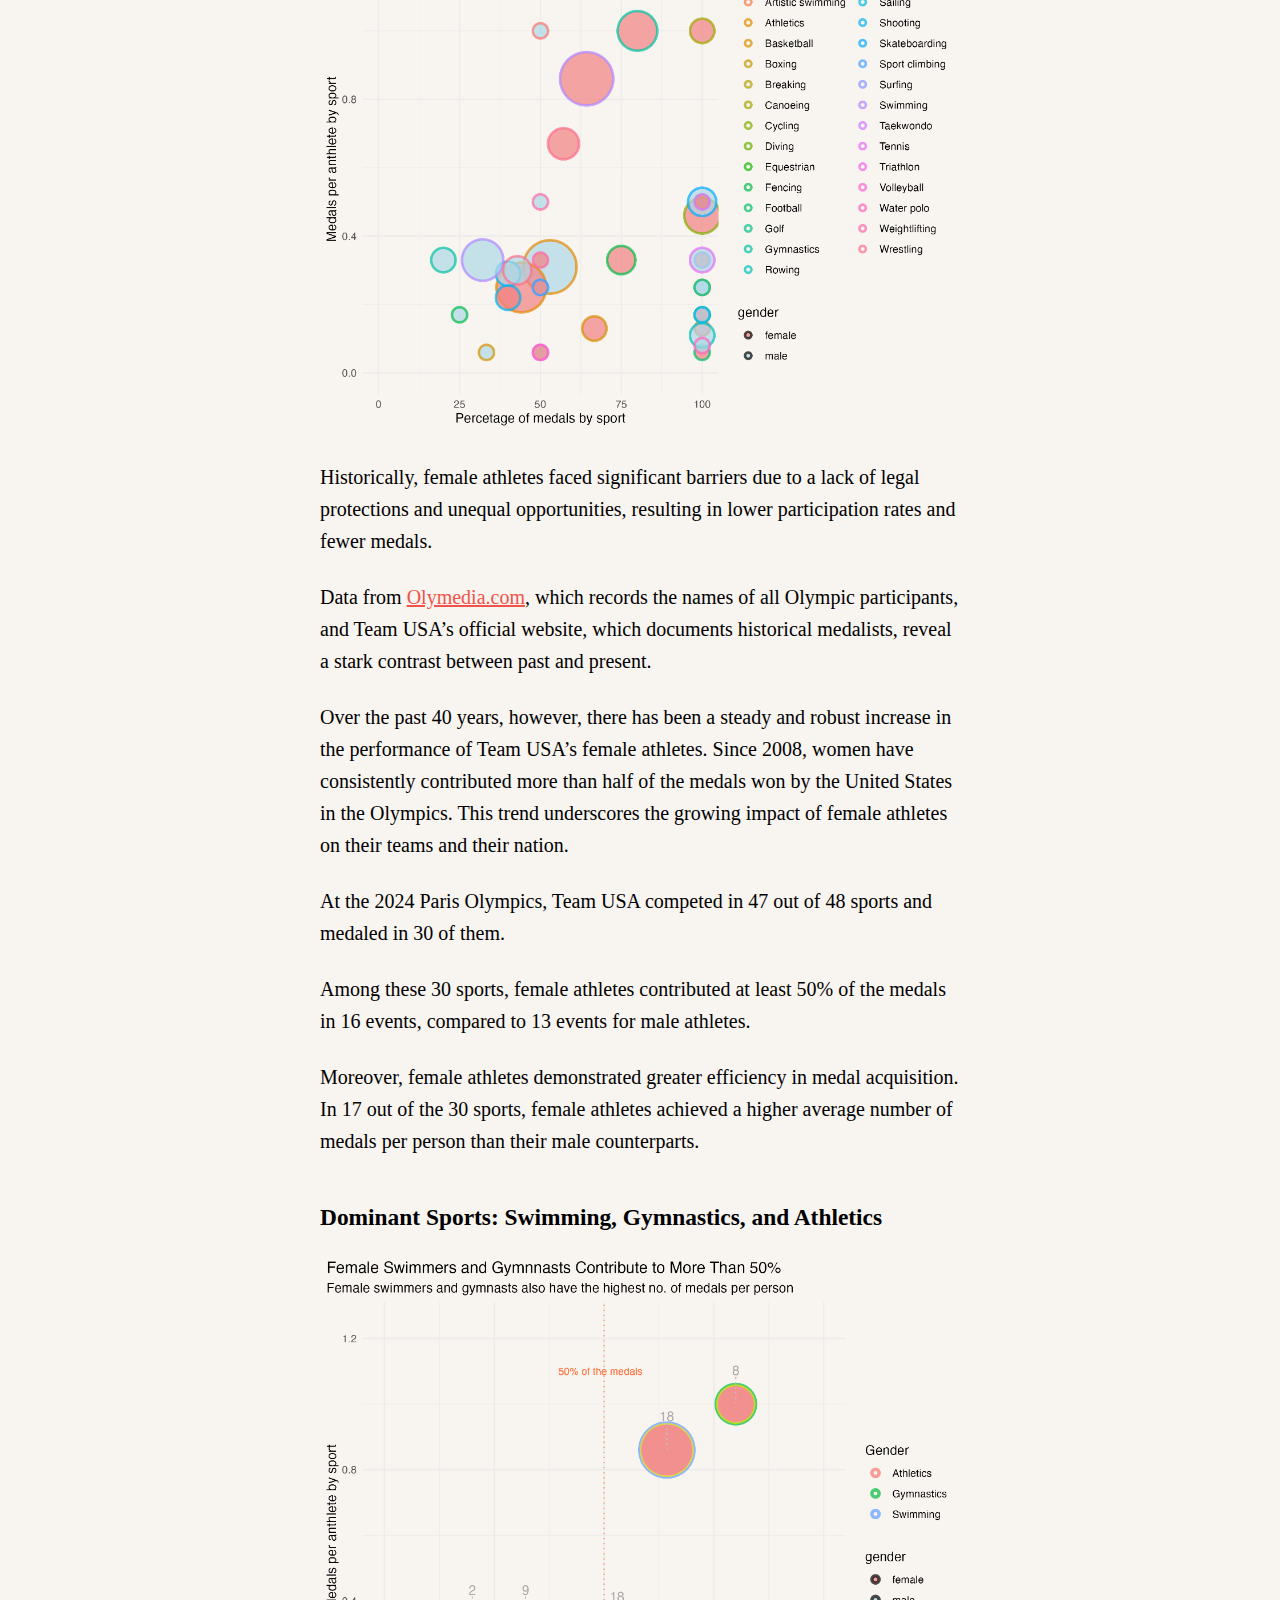
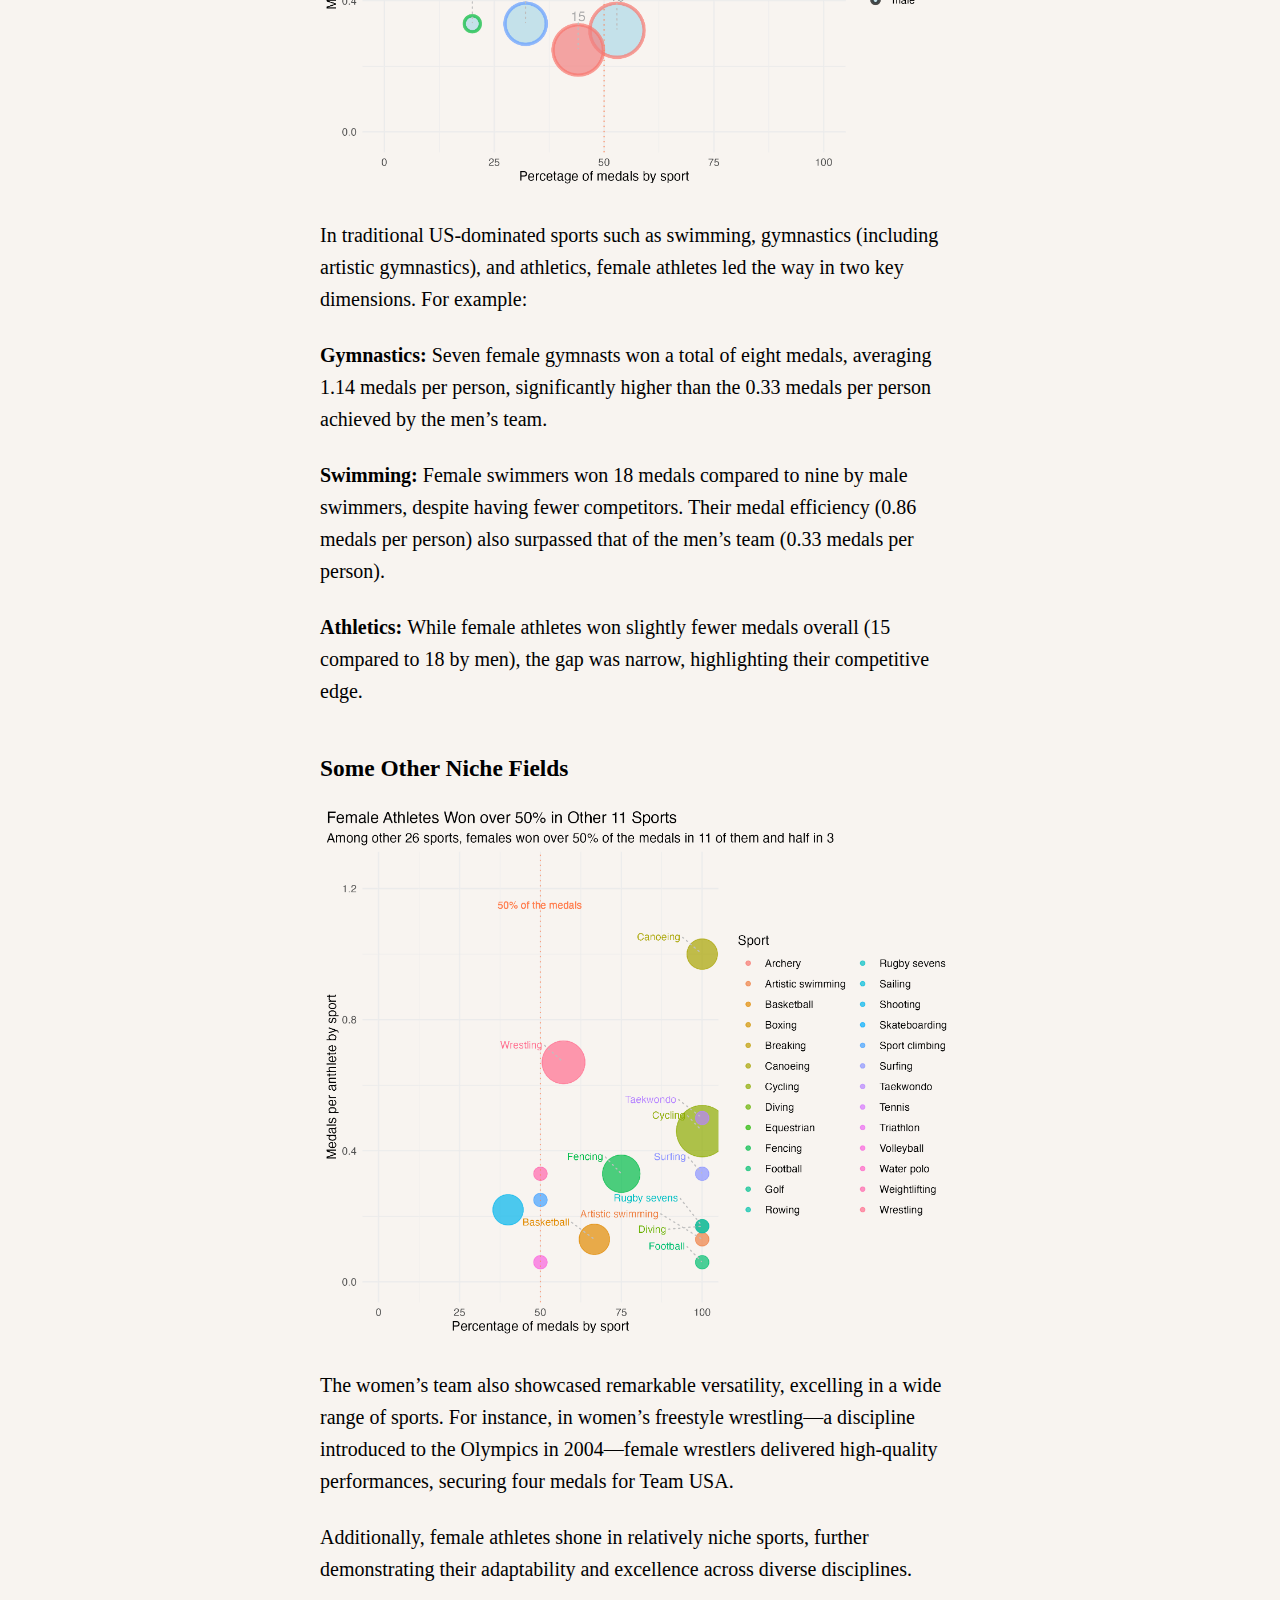
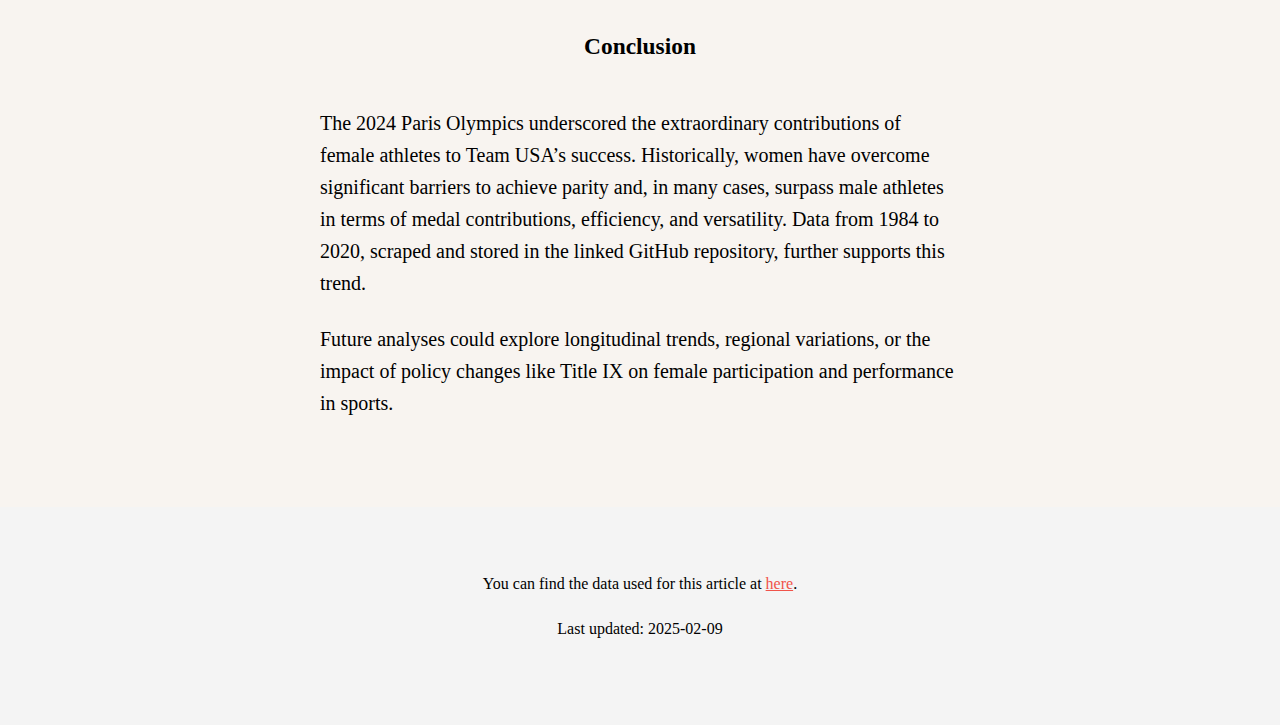
<file: olympics.html>
<!DOCTYPE html>
<html>

<head>
    <meta charset="utf-8">
    <meta name="viewport" content="width=device-width, initial-scale=1">
    <title>Team USA Paris Olympics</title>

    <!-- Google fonts -->
    <link rel="preconnect" href="https://fonts.gstatic.com" crossorigin>
    <link rel="preconnect" href="https://fonts.googleapis.com">
    <link rel="preconnect" href="https://fonts.gstatic.com" crossorigin>
    <link href="https://fonts.googleapis.com/css2?family=Lora:ital,wght@0,400;0,700;1,400;1,700&display=swap"
        rel="stylesheet">
    <style>
        body {
            margin: 0;
            font-size: 20px;
            font-family: Georgia, 'Times New Roman', Times, serif;
            text-rendering: optimizeLegibility;
            background-color: #f8f4f0;
        }

        .content {
            max-width: 640px;
            margin: auto;
        }

        .header {
            padding: 3em 0;
        }

        a {
            color: #f05349;
        }

        .footer {
            background: #f4f4f4;
            text-align: center;
            font-size: 0.8em;
            margin-top: 4em;
            padding: 4em 0;
        }

        figure {
            margin: 0;
            padding-bottom: 1.2em;
        }

        figcaption {
            font-size: 0.8em;
            text-align: center;
            margin-top: 0.5em;
            color: #666;
        }

        h1 {
            font-family: 'Lora', Georgia, serif;
            font-weight: bold;
            font-size: 3em;
            line-height: 1.1;
        }

        .subhead {
            font-family: 'Lora', Georgia, serif;
        }

        iframe,
        img,
        video {
            max-width: 100%;
        }

        p {
            line-height: 1.6;
            margin: 0;
            padding-bottom: 1.2em;
        }

        ul {
            margin: 0;
            padding-bottom: 1em;
            line-height: 1.6;
        }

        iframe {
            padding-bottom: 1.2em;
        }

        code {
            font-family: 'Courier New', monospace;
            background: #fff880;
        }

        .full-width figure {
            text-align: center;
        }

        /* margin on mobile */
        @media (max-width: 640px) {
            body {
                font-size: 18px;
            }

            .content {
                padding-left: 0.5em;
                padding-right: 0.5em;
            }
        }
    </style>
</head>

<body>
    <div class="content">
        <div class="header">
            <h1>Why the 2024 Paris Olympics Marked the Triumph of US Female Athletes</h1>
            <p class="subhead">Comparing percentages of medals obtained, average medal counts per person, and total numbers.</p>
        </div>
        <div class="byline">
            <p>By <a href="https://yiren54610.github.io/MVP/index.html">Yiren Lu</a></p>
        </div>
    </div>
    <div class="content">
        <figure>
            <h3>A Historical Trend</h3>
            <img alt="Historical Trend of female pct" src="data_charts/Historical_trend.png">
        </figure>
    </div>
    <div class="content">
        <p>Team USA secured a total of 126 medals at the 2024 Paris Olympics, 
            with female athletes contributing 67 medals—approximately 52.8% of the total.</p>
        <p>On the global stage of the Olympic Games, American female athletes not only excelled but, 
            in many instances, outperformed their male counterparts.</p>
    </div>

    <div class="content">
        <figure>
            <h3>Team Performance Comparison</h3>
            <img alt="Team Performance Comparison" src="data_charts/team.png">
        </figure>
    </div>

    <div class="content">
        <p>Historically, female athletes faced significant barriers due to a lack of legal protections 
            and unequal opportunities, resulting in lower participation rates and fewer medals. </p>
        <p>Data from <a href="https://www.olympedia.org/">Olymedia.com</a>, which records the names of all Olympic participants, and Team USA’s official website, 
            which documents historical medalists, reveal a stark contrast between past and present.</p>

        <p>Over the past 40 years, however, there has been a steady and robust increase in the performance of Team USA’s female athletes. 
            Since 2008, women have consistently contributed more than half of the medals won by the United States in the Olympics. 
            This trend underscores the growing impact of female athletes on their teams and their nation.</p>
    </div>

    <div class="content">
        <p>At the 2024 Paris Olympics, Team USA competed in 47 out of 48 sports and medaled in 30 of them. </p>
        <p>Among these 30 sports, female athletes contributed at least 50% of the medals in 16 events, 
            compared to 13 events for male athletes.</p>

        <p>Moreover, female athletes demonstrated greater efficiency in medal acquisition. In 17 out of the 30 sports, 
            female athletes achieved a higher average number of medals per person than their male counterparts.</p>
    </div>

    <div class="content">
        <figure>
            <h3>Dominant Sports: Swimming, Gymnastics, and Athletics</h3>
            <img alt="dominant sports" src="data_charts/dominant.png">
        </figure>
    </div>

    <div class="content">
        <p>In traditional US-dominated sports such as swimming, gymnastics (including artistic gymnastics), 
            and athletics, female athletes led the way in two key dimensions. For example:</p>

        <p>
            <b>Gymnastics: </b>Seven female gymnasts won a total of eight medals, averaging 1.14 medals per person, 
            significantly higher than the 0.33 medals per person achieved by the men’s team.
        </p>
        <p>
            <b>Swimming: </b>Female swimmers won 18 medals compared to nine by male swimmers, 
            despite having fewer competitors. Their medal efficiency (0.86 medals per person) 
            also surpassed that of the men’s team (0.33 medals per person).
        </p>
        <p>
            <b>Athletics: </b>While female athletes won slightly fewer medals overall (15 compared to 18 by men), 
            the gap was narrow, highlighting their competitive edge.
        </p>
    </div>

    <div class="content">
        <figure>
            <h3>Some Other Niche Fields</h3>
            <img alt="other than dominant sports scatter plot" src="data_charts/niche.png">
        </figure>
    </div>

    <div class="content">
        <p>The women’s team also showcased remarkable versatility, excelling in a wide range of sports. For instance, 
            in women’s freestyle wrestling—a discipline introduced to the Olympics in 2004—female wrestlers delivered high-quality performances, 
            securing four medals for Team USA.</p>
        <p>Additionally, female athletes shone in relatively niche sports, further demonstrating their adaptability and excellence across diverse disciplines.</p>
    </div>

    <div class="full-width">
        <figure>
            <h3>Conclusion</h3>
        </figure>
    </div>


    <div class="content">
        <p>The 2024 Paris Olympics underscored the extraordinary contributions of female athletes to Team USA’s success. Historically, 
            women have overcome significant barriers to achieve parity and, in many cases, surpass male athletes in terms of medal contributions, efficiency, 
            and versatility. Data from 1984 to 2020, scraped and stored in the linked GitHub repository, further supports this trend. </p>
        <p>Future analyses could explore longitudinal trends, regional variations, or the impact of policy changes like Title IX on female participation and performance in sports.
        </p>
    </div>

    <div class="footer">
        <div class="content">
            <p>You can find the data used for this article at <a href="https://github.com/yiren54610/olympic_us.git">here</a>.
            </p>
            <p>Last updated: 2025-02-09
            </p>
        </div>
    </div>
</body>

</html>
</file>
